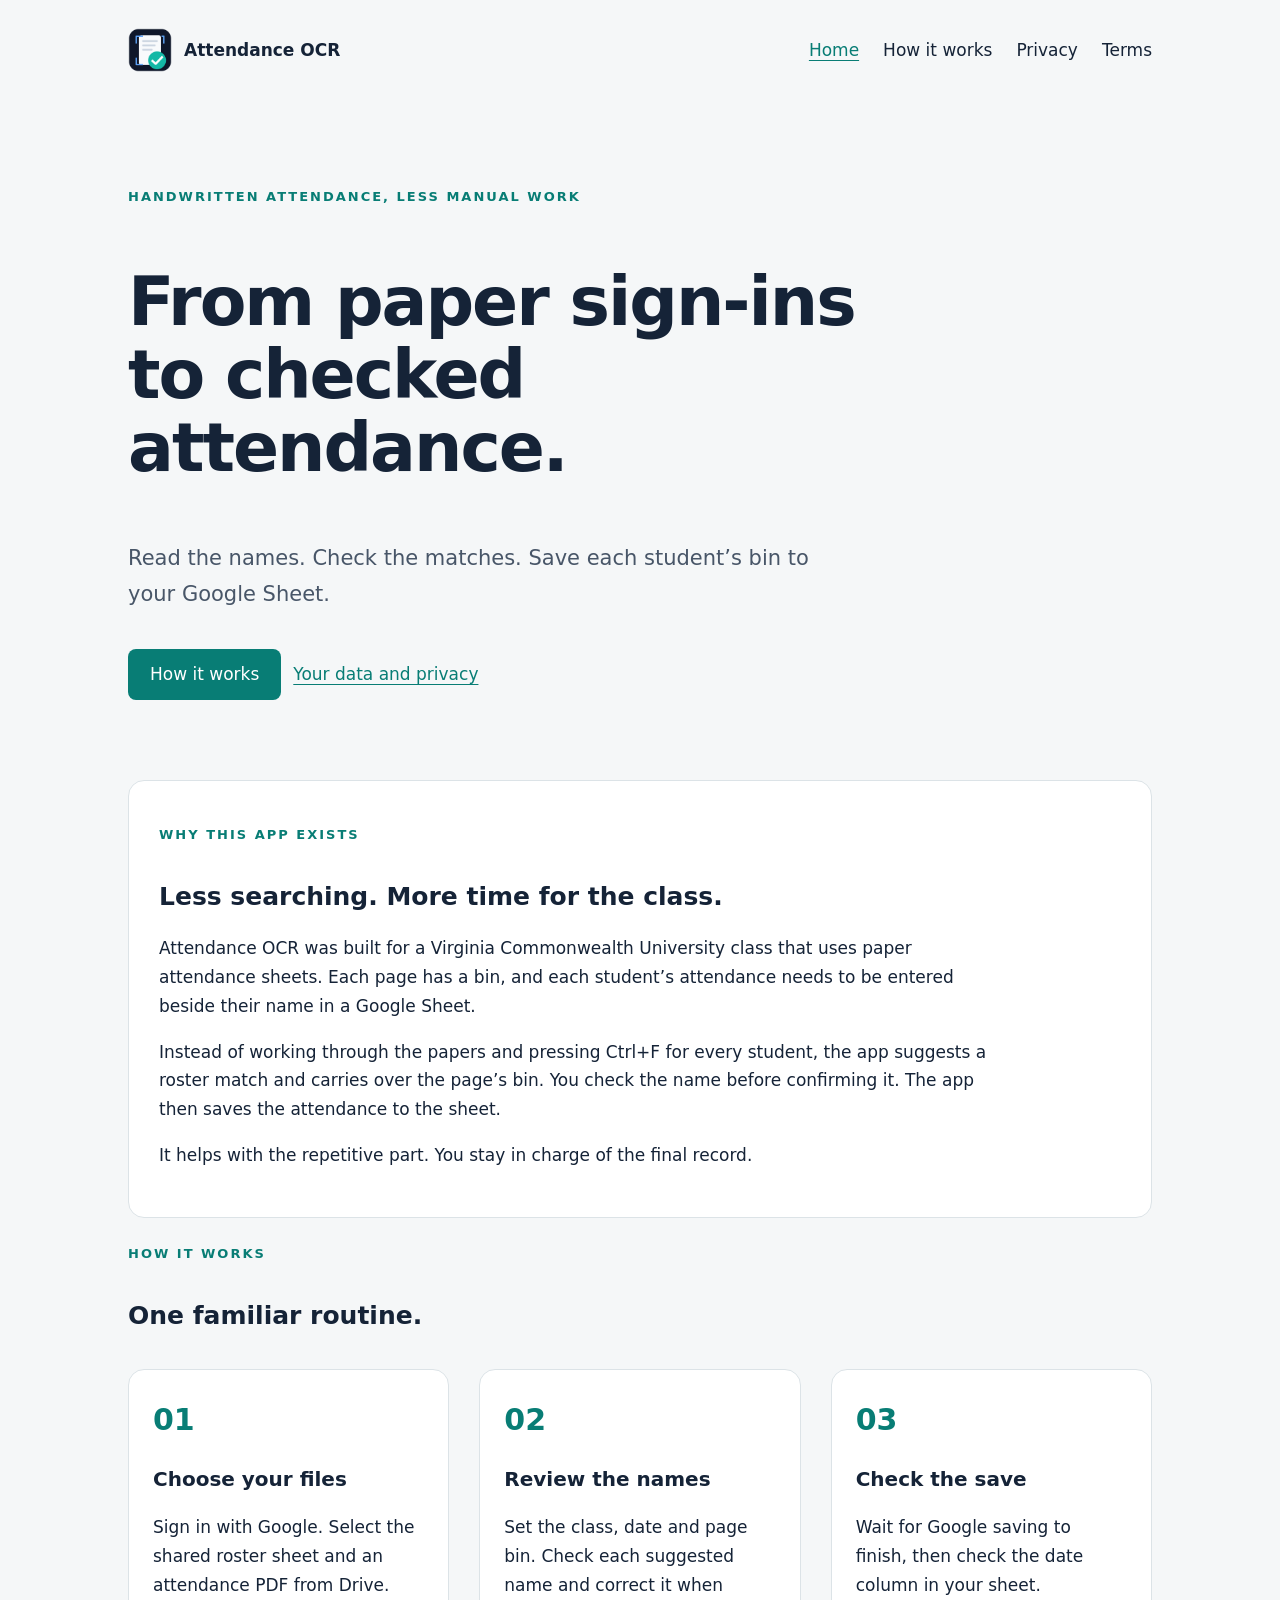
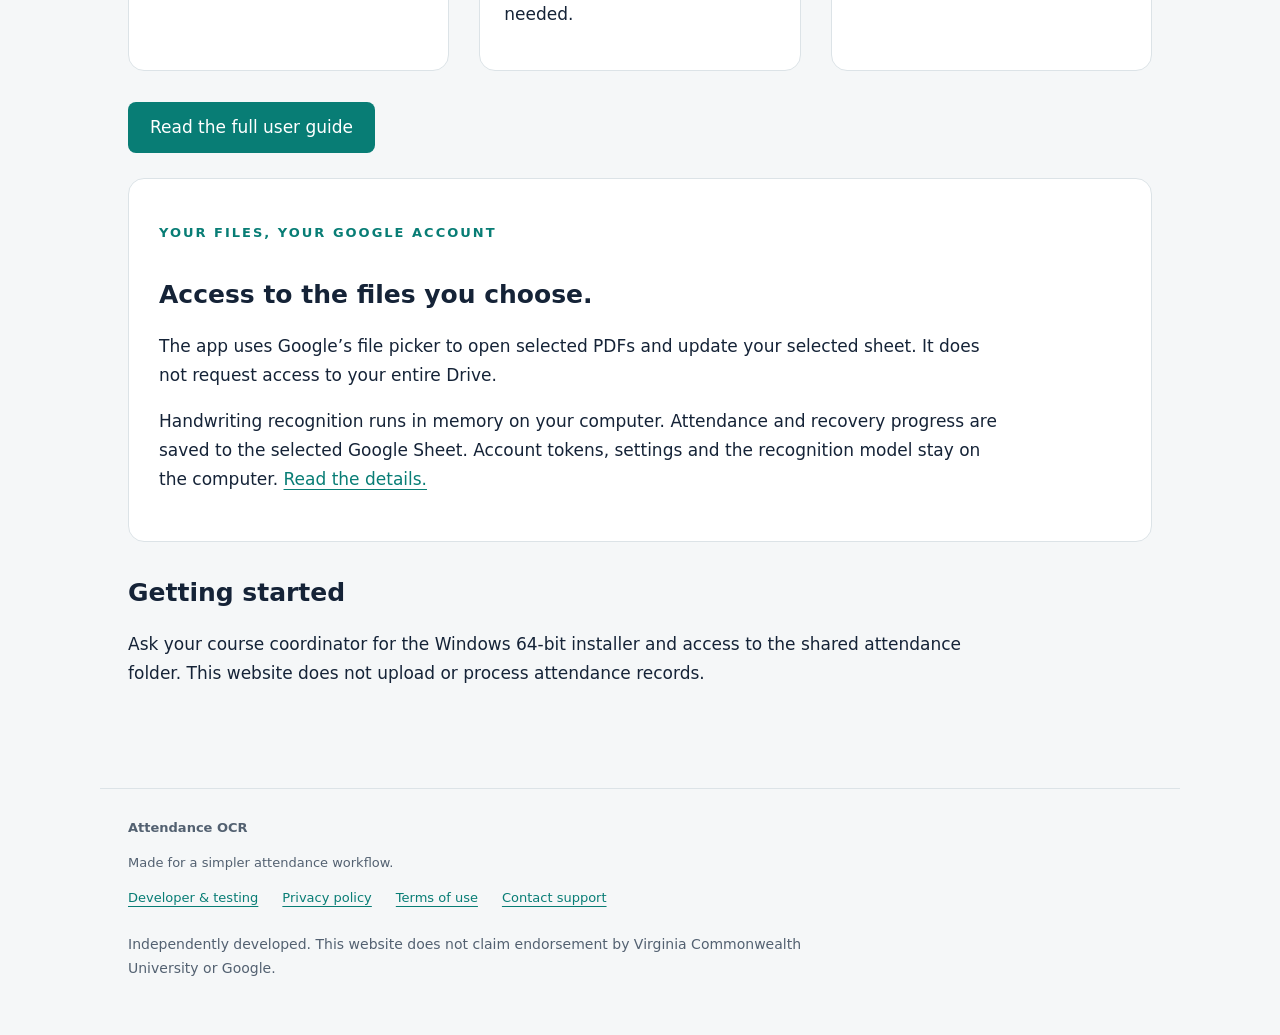
<file: index.html>
<!doctype html><html lang="en"><head><meta name="google-site-verification" content="qrbMTSMJD_DyzTIQr5AvB-LFOXIrpLO05lXXsLxBxm8" /><meta charset="utf-8"><meta name="viewport" content="width=device-width,initial-scale=1"><title>Home | Attendance OCR</title><meta name="description" content="Attendance OCR for Windows. Review handwritten attendance, match roster names and save bins to Google Sheets."><link rel="icon" href="logo.png"><link rel="stylesheet" href="style.css"></head><body><a class="skip" href="#main">Skip to content</a><header><a class="brand" href="index.html"><img src="logo.png" alt="" width="44" height="44">Attendance OCR</a><nav aria-label="Main navigation"><a href="index.html" aria-current="page">Home</a><a href="guide.html">How it works</a><a href="privacy.html">Privacy</a><a href="terms.html">Terms</a></nav></header><main id="main">
  <section class="hero"><p class="tag">Handwritten attendance, less manual work</p><h1>From paper sign-ins<br>to checked attendance.</h1><p class="lead">Read the names. Check the matches. Save each student’s bin to your Google Sheet.</p><a class="button" href="guide.html">How it works</a><a class="secondary" href="privacy.html">Your data and privacy</a></section>
<section class="panel" id="why"><p class="tag">Why this app exists</p><h2>Less searching. More time for the class.</h2><p>Attendance OCR was built for a Virginia Commonwealth University class that uses paper attendance sheets. Each page has a bin, and each student’s attendance needs to be entered beside their name in a Google Sheet.</p><p>Instead of working through the papers and pressing Ctrl+F for every student, the app suggests a roster match and carries over the page’s bin. You check the name before confirming it. The app then saves the attendance to the sheet.</p><p>It helps with the repetitive part. You stay in charge of the final record.</p></section>
<section id="how"><p class="tag">How it works</p><h2>One familiar routine.</h2><div class="steps"><article class="panel"><span class="number">01</span><h3>Choose your files</h3><p>Sign in with Google. Select the shared roster sheet and an attendance PDF from Drive.</p></article><article class="panel"><span class="number">02</span><h3>Review the names</h3><p>Set the class, date and page bin. Check each suggested name and correct it when needed.</p></article><article class="panel"><span class="number">03</span><h3>Check the save</h3><p>Wait for Google saving to finish, then check the date column in your sheet.</p></article></div><a class="button" href="guide.html">Read the full user guide</a></section>
<section class="panel"><p class="tag">Your files, your Google account</p><h2>Access to the files you choose.</h2><p>The app uses Google’s file picker to open selected PDFs and update your selected sheet. It does not request access to your entire Drive.</p><p>Handwriting recognition runs in memory on your computer. Attendance and recovery progress are saved to the selected Google Sheet. Account tokens, settings and the recognition model stay on the computer. <a href="privacy.html">Read the details.</a></p></section>
<section><h2>Getting started</h2><p>Ask your course coordinator for the Windows 64-bit installer and access to the shared attendance folder. This website does not upload or process attendance records.</p></section></main><footer><div><strong>Attendance OCR</strong><p>Made for a simpler attendance workflow.</p></div><div class="footer-links"><a href="testing.html">Developer &amp; testing</a><a href="privacy.html">Privacy policy</a><a href="terms.html">Terms of use</a><a href="mailto:saifmkhalotaibi@gmail.com">Contact support</a></div><p class="small disclaimer">Independently developed. This website does not claim endorsement by Virginia Commonwealth University or Google.</p></footer></body></html>
</file>
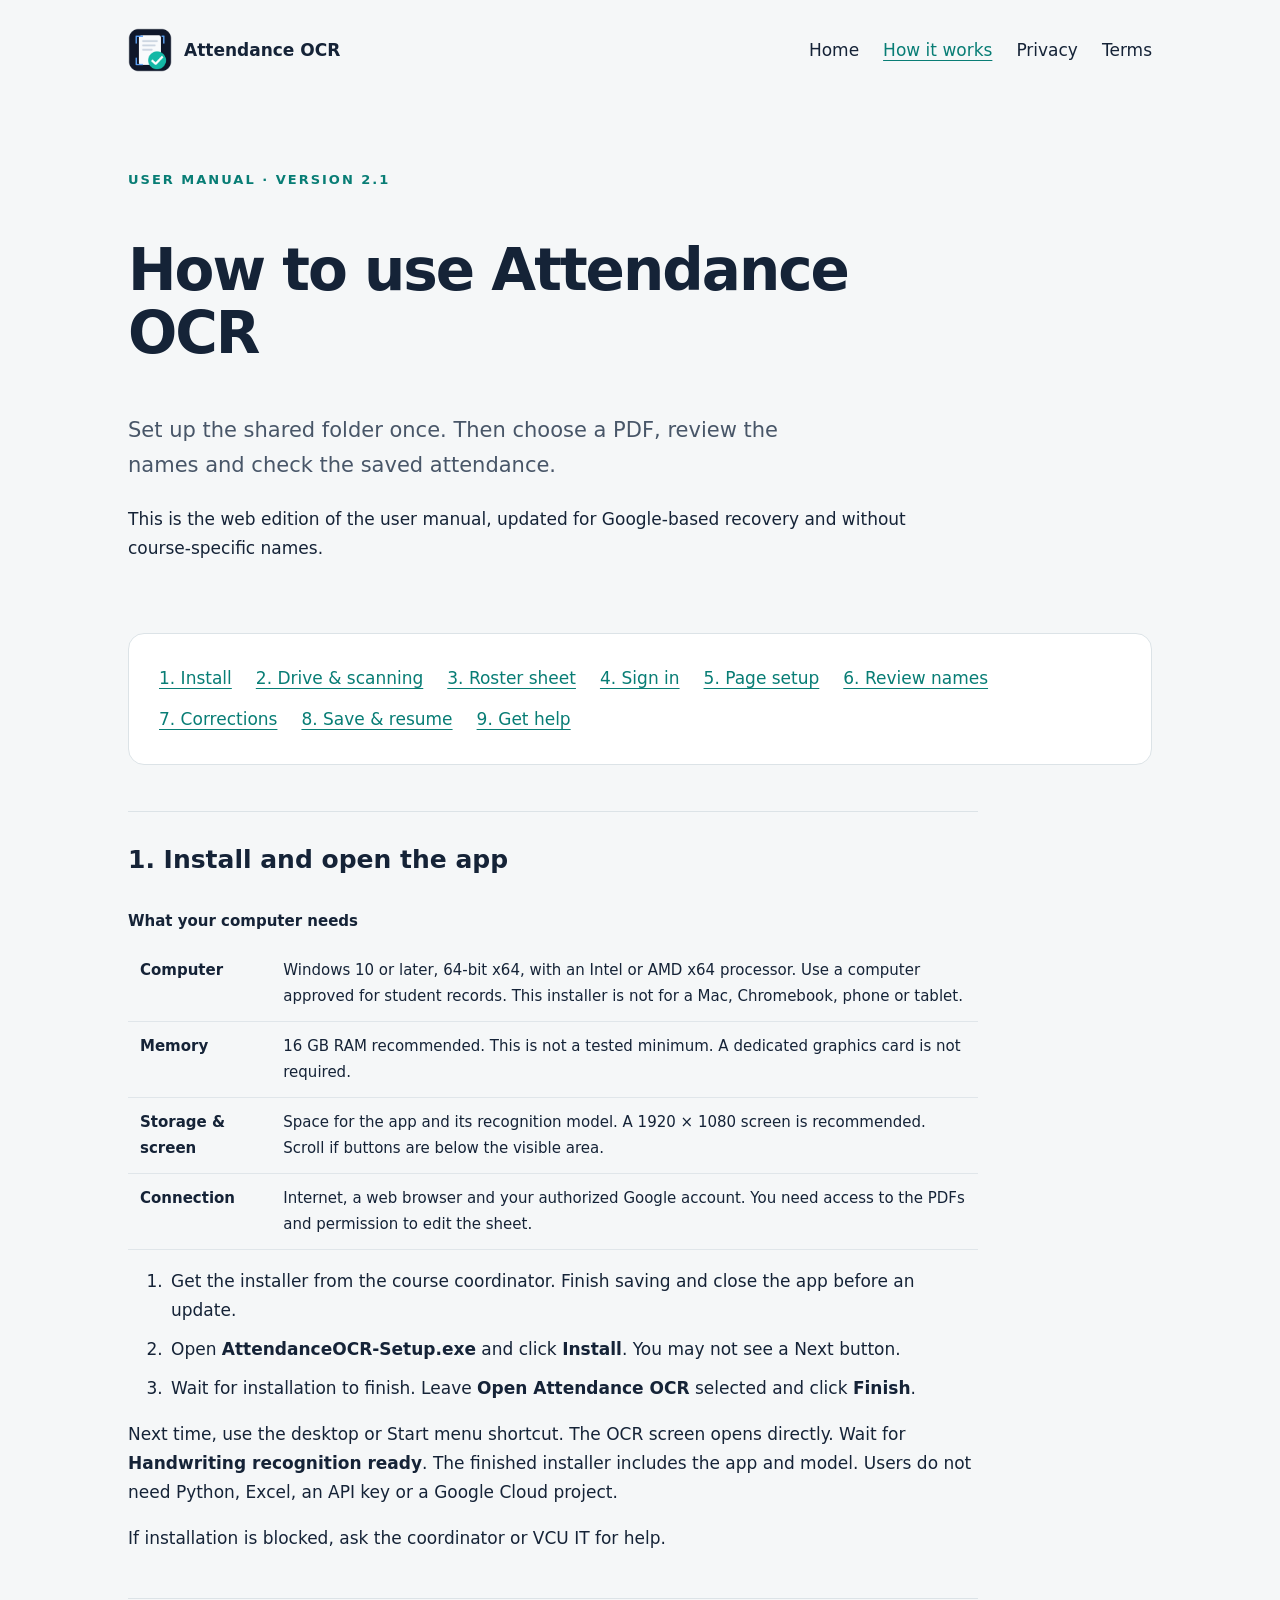
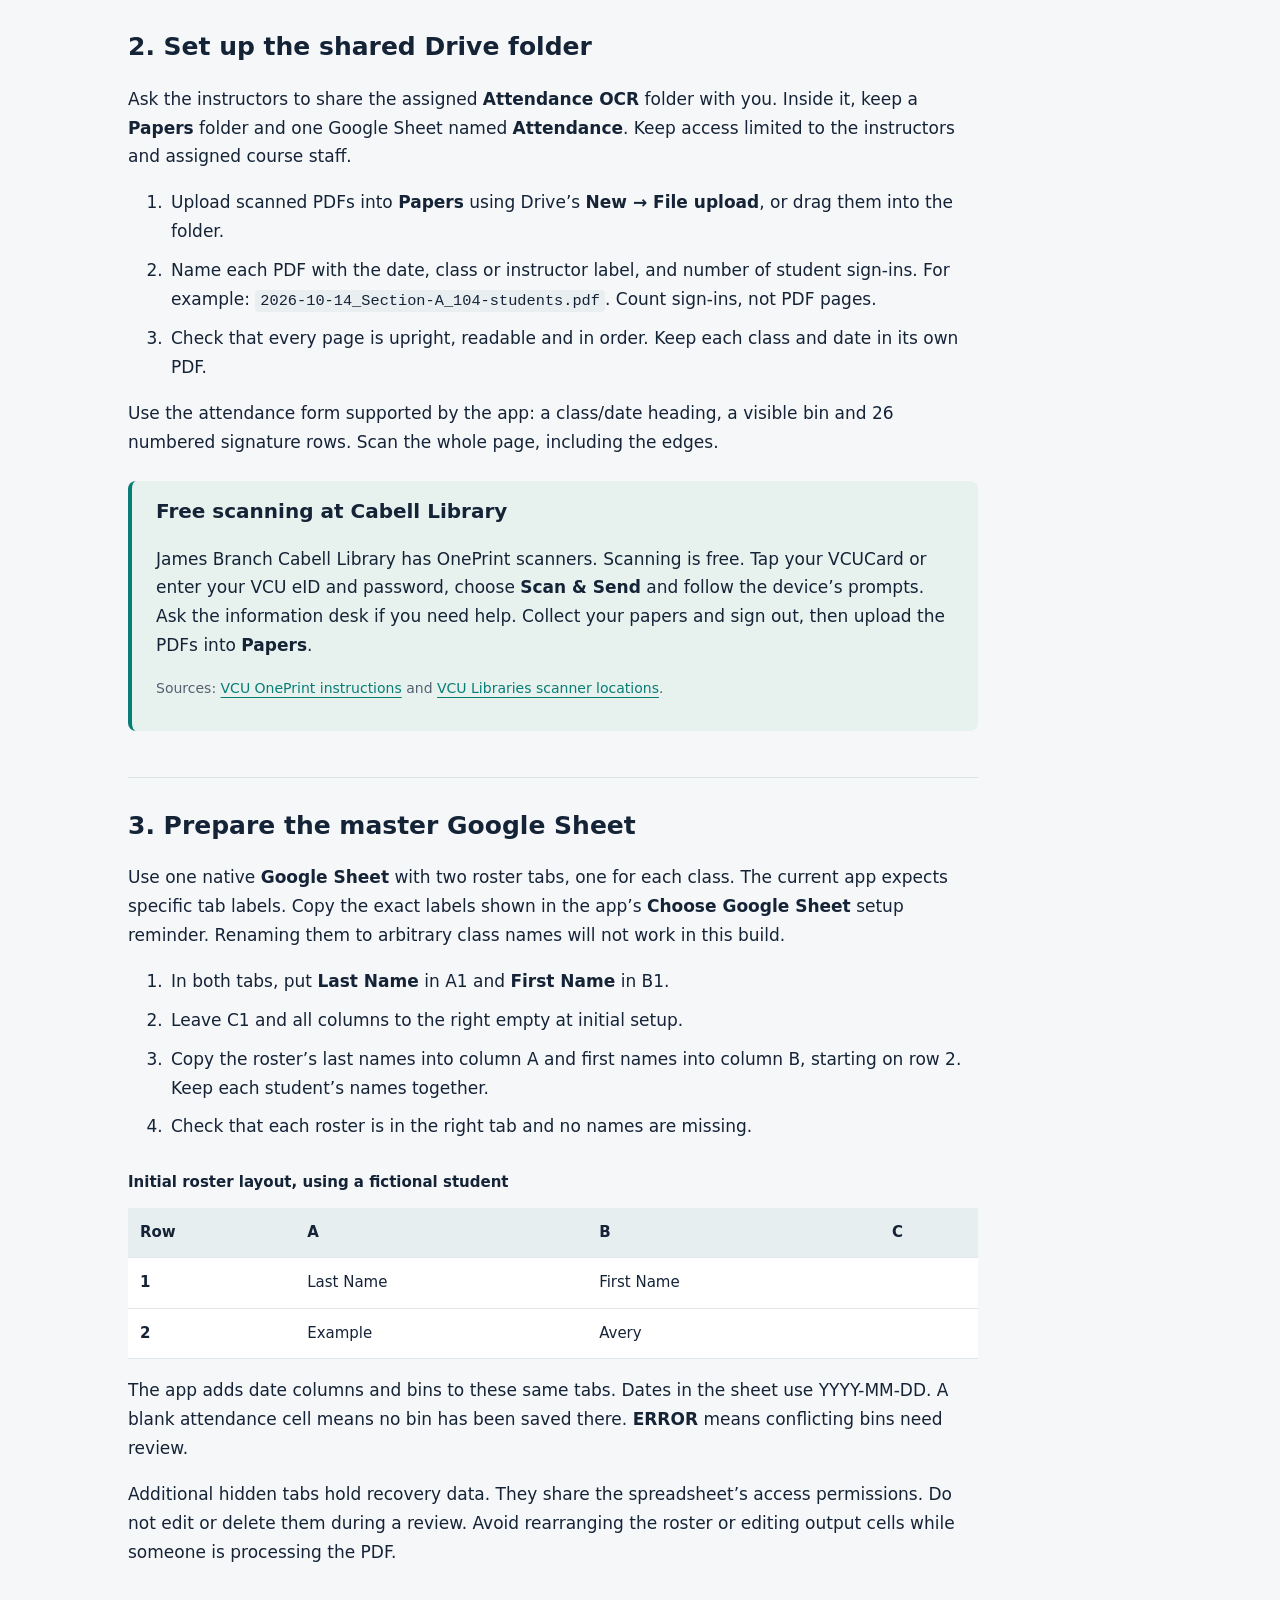
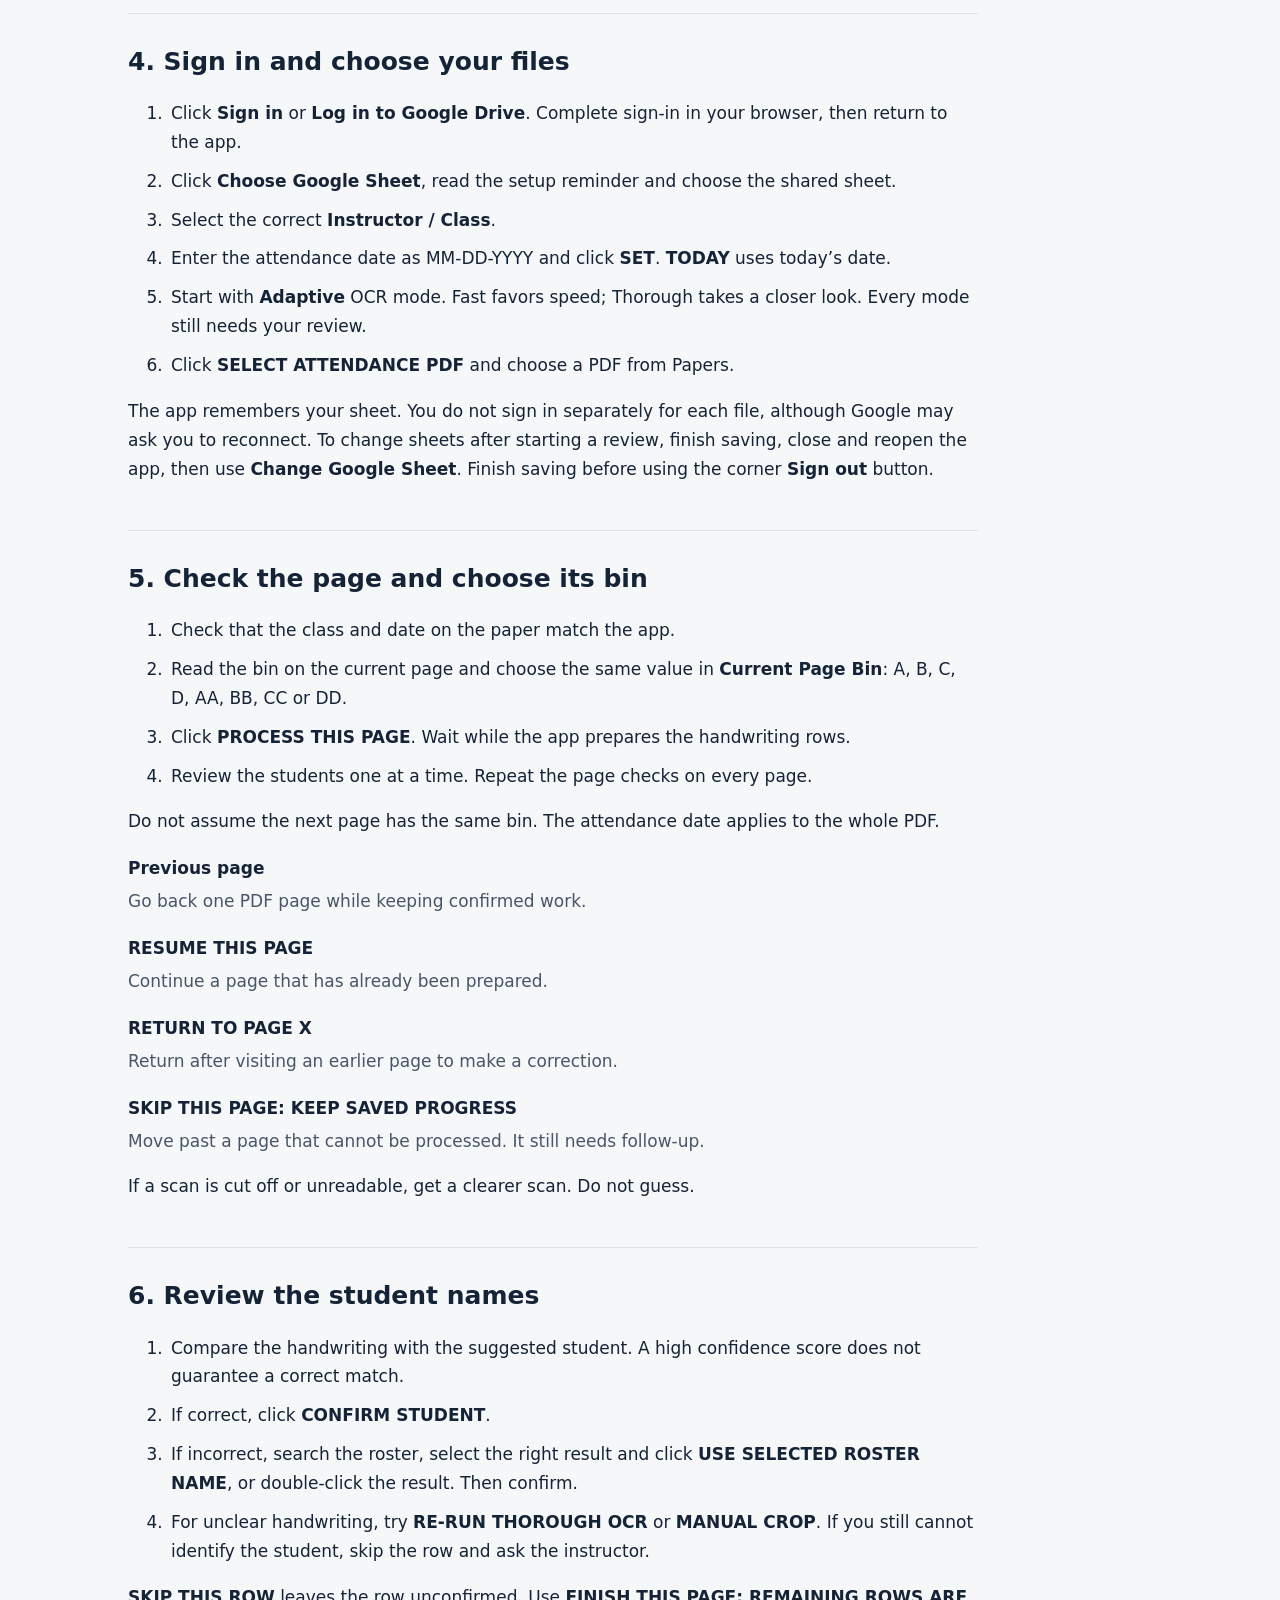
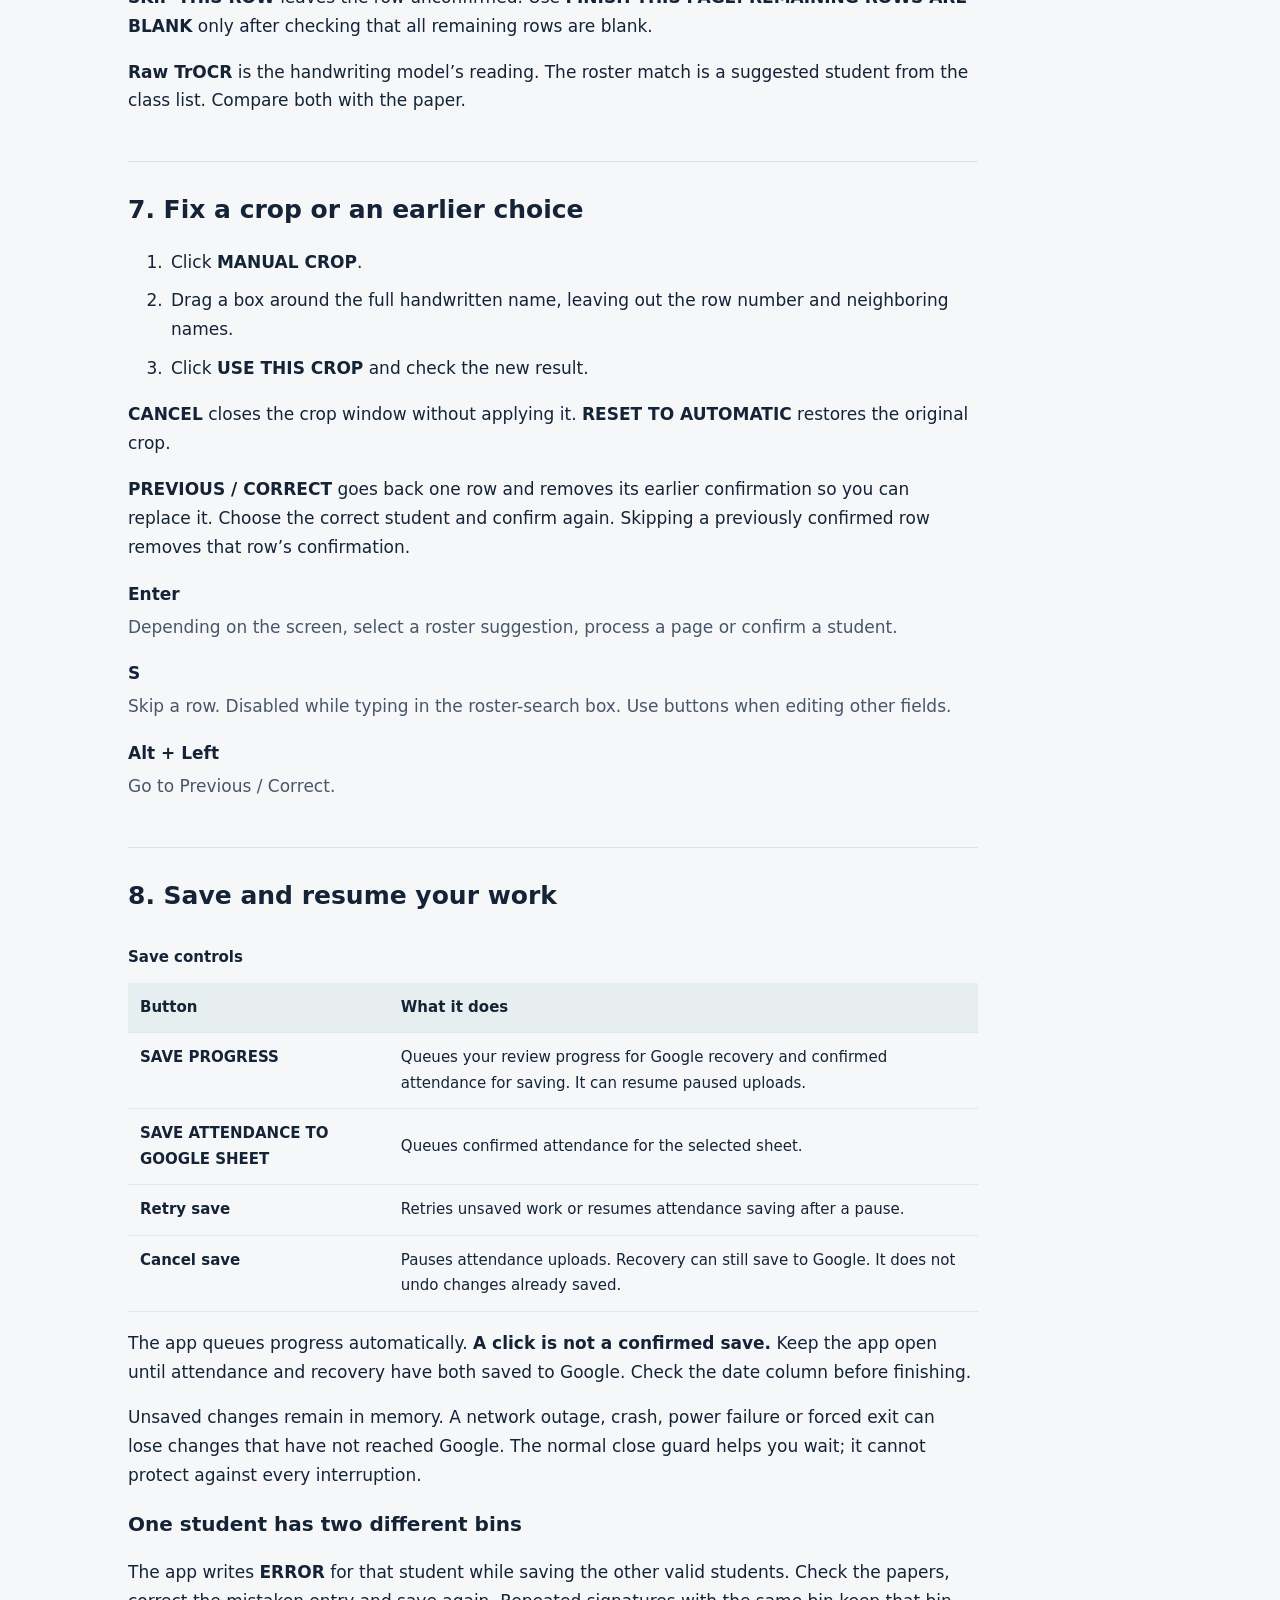
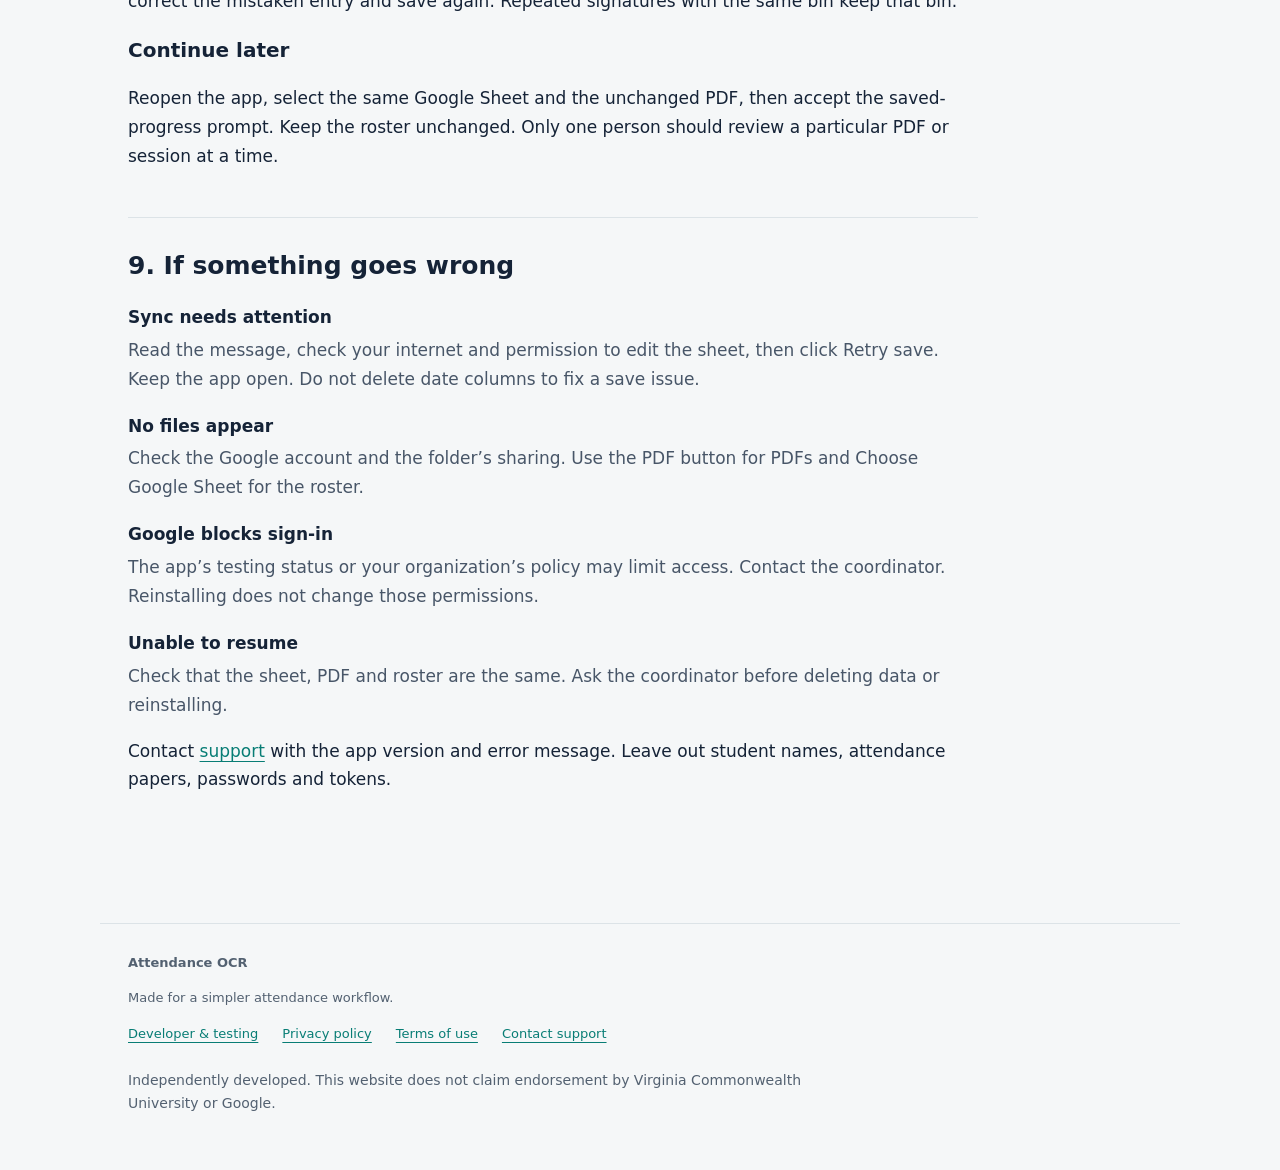
<file: guide.html>
<!doctype html><html lang="en"><head><meta charset="utf-8"><meta name="viewport" content="width=device-width,initial-scale=1"><title>How it works | Attendance OCR</title><meta name="description" content="Attendance OCR for Windows. Review handwritten attendance, match roster names and save bins to Google Sheets."><link rel="icon" href="logo.png"><link rel="stylesheet" href="style.css"></head><body><a class="skip" href="#main">Skip to content</a><header><a class="brand" href="index.html"><img src="logo.png" alt="" width="44" height="44">Attendance OCR</a><nav aria-label="Main navigation"><a href="index.html">Home</a><a href="guide.html" aria-current="page">How it works</a><a href="privacy.html">Privacy</a><a href="terms.html">Terms</a></nav></header><main id="main">
<section class="intro"><p class="tag">User manual · Version 2.1</p><h1>How to use Attendance OCR</h1><p class="lead">Set up the shared folder once. Then choose a PDF, review the names and check the saved attendance.</p><p>This is the web edition of the user manual, updated for Google-based recovery and without course-specific names.</p></section>
<nav class="contents panel" aria-label="Guide contents"><a href="#install">1. Install</a><a href="#drive">2. Drive &amp; scanning</a><a href="#sheet">3. Roster sheet</a><a href="#signin">4. Sign in</a><a href="#page">5. Page setup</a><a href="#names">6. Review names</a><a href="#correct">7. Corrections</a><a href="#save">8. Save &amp; resume</a><a href="#help">9. Get help</a></nav>
<article class="guide">
<section id="install"><h2>1. Install and open the app</h2><div class="table-wrap"><table><caption>What your computer needs</caption><tbody><tr><th scope="row">Computer</th><td>Windows 10 or later, 64-bit x64, with an Intel or AMD x64 processor. Use a computer approved for student records. This installer is not for a Mac, Chromebook, phone or tablet.</td></tr><tr><th scope="row">Memory</th><td>16 GB RAM recommended. This is not a tested minimum. A dedicated graphics card is not required.</td></tr><tr><th scope="row">Storage &amp; screen</th><td>Space for the app and its recognition model. A 1920 × 1080 screen is recommended. Scroll if buttons are below the visible area.</td></tr><tr><th scope="row">Connection</th><td>Internet, a web browser and your authorized Google account. You need access to the PDFs and permission to edit the sheet.</td></tr></tbody></table></div><ol><li>Get the installer from the course coordinator. Finish saving and close the app before an update.</li><li>Open <strong>AttendanceOCR-Setup.exe</strong> and click <strong>Install</strong>. You may not see a Next button.</li><li>Wait for installation to finish. Leave <strong>Open Attendance OCR</strong> selected and click <strong>Finish</strong>.</li></ol><p>Next time, use the desktop or Start menu shortcut. The OCR screen opens directly. Wait for <strong>Handwriting recognition ready</strong>. The finished installer includes the app and model. Users do not need Python, Excel, an API key or a Google Cloud project.</p><p>If installation is blocked, ask the coordinator or VCU IT for help.</p></section>
<section id="drive"><h2>2. Set up the shared Drive folder</h2><p>Ask the instructors to share the assigned <strong>Attendance OCR</strong> folder with you. Inside it, keep a <strong>Papers</strong> folder and one Google Sheet named <strong>Attendance</strong>. Keep access limited to the instructors and assigned course staff.</p><ol><li>Upload scanned PDFs into <strong>Papers</strong> using Drive’s <strong>New → File upload</strong>, or drag them into the folder.</li><li>Name each PDF with the date, class or instructor label, and number of student sign-ins. For example: <code>2026-10-14_Section-A_104-students.pdf</code>. Count sign-ins, not PDF pages.</li><li>Check that every page is upright, readable and in order. Keep each class and date in its own PDF.</li></ol><p>Use the attendance form supported by the app: a class/date heading, a visible bin and 26 numbered signature rows. Scan the whole page, including the edges.</p><aside class="note"><h3>Free scanning at Cabell Library</h3><p>James Branch Cabell Library has OnePrint scanners. Scanning is free. Tap your VCUCard or enter your VCU eID and password, choose <strong>Scan &amp; Send</strong> and follow the device’s prompts. Ask the information desk if you need help. Collect your papers and sign out, then upload the PDFs into <strong>Papers</strong>.</p><p class="small">Sources: <a href="https://oneprint.vcu.edu/pay/">VCU OnePrint instructions</a> and <a href="https://www.library.vcu.edu/spaces-tech/printing-and-scanning/">VCU Libraries scanner locations</a>.</p></aside></section>
<section id="sheet"><h2>3. Prepare the master Google Sheet</h2><p>Use one native <strong>Google Sheet</strong> with two roster tabs, one for each class. The current app expects specific tab labels. Copy the exact labels shown in the app’s <strong>Choose Google Sheet</strong> setup reminder. Renaming them to arbitrary class names will not work in this build.</p><ol><li>In both tabs, put <strong>Last Name</strong> in A1 and <strong>First Name</strong> in B1.</li><li>Leave C1 and all columns to the right empty at initial setup.</li><li>Copy the roster’s last names into column A and first names into column B, starting on row 2. Keep each student’s names together.</li><li>Check that each roster is in the right tab and no names are missing.</li></ol><div class="table-wrap"><table class="sheet-example"><caption>Initial roster layout, using a fictional student</caption><thead><tr><th scope="col">Row</th><th scope="col">A</th><th scope="col">B</th><th scope="col">C</th></tr></thead><tbody><tr><th scope="row">1</th><td>Last Name</td><td>First Name</td><td></td></tr><tr><th scope="row">2</th><td>Example</td><td>Avery</td><td></td></tr></tbody></table></div><p>The app adds date columns and bins to these same tabs. Dates in the sheet use YYYY-MM-DD. A blank attendance cell means no bin has been saved there. <strong>ERROR</strong> means conflicting bins need review.</p><p>Additional hidden tabs hold recovery data. They share the spreadsheet’s access permissions. Do not edit or delete them during a review. Avoid rearranging the roster or editing output cells while someone is processing the PDF.</p></section>
<section id="signin"><h2>4. Sign in and choose your files</h2><ol><li>Click <strong>Sign in</strong> or <strong>Log in to Google Drive</strong>. Complete sign-in in your browser, then return to the app.</li><li>Click <strong>Choose Google Sheet</strong>, read the setup reminder and choose the shared sheet.</li><li>Select the correct <strong>Instructor / Class</strong>.</li><li>Enter the attendance date as MM-DD-YYYY and click <strong>SET</strong>. <strong>TODAY</strong> uses today’s date.</li><li>Start with <strong>Adaptive</strong> OCR mode. Fast favors speed; Thorough takes a closer look. Every mode still needs your review.</li><li>Click <strong>SELECT ATTENDANCE PDF</strong> and choose a PDF from Papers.</li></ol><p>The app remembers your sheet. You do not sign in separately for each file, although Google may ask you to reconnect. To change sheets after starting a review, finish saving, close and reopen the app, then use <strong>Change Google Sheet</strong>. Finish saving before using the corner <strong>Sign out</strong> button.</p></section>
<section id="page"><h2>5. Check the page and choose its bin</h2><ol><li>Check that the class and date on the paper match the app.</li><li>Read the bin on the current page and choose the same value in <strong>Current Page Bin</strong>: A, B, C, D, AA, BB, CC or DD.</li><li>Click <strong>PROCESS THIS PAGE</strong>. Wait while the app prepares the handwriting rows.</li><li>Review the students one at a time. Repeat the page checks on every page.</li></ol><p>Do not assume the next page has the same bin. The attendance date applies to the whole PDF.</p><dl><dt>Previous page</dt><dd>Go back one PDF page while keeping confirmed work.</dd><dt>RESUME THIS PAGE</dt><dd>Continue a page that has already been prepared.</dd><dt>RETURN TO PAGE X</dt><dd>Return after visiting an earlier page to make a correction.</dd><dt>SKIP THIS PAGE: KEEP SAVED PROGRESS</dt><dd>Move past a page that cannot be processed. It still needs follow-up.</dd></dl><p>If a scan is cut off or unreadable, get a clearer scan. Do not guess.</p></section>
<section id="names"><h2>6. Review the student names</h2><ol><li>Compare the handwriting with the suggested student. A high confidence score does not guarantee a correct match.</li><li>If correct, click <strong>CONFIRM STUDENT</strong>.</li><li>If incorrect, search the roster, select the right result and click <strong>USE SELECTED ROSTER NAME</strong>, or double-click the result. Then confirm.</li><li>For unclear handwriting, try <strong>RE-RUN THOROUGH OCR</strong> or <strong>MANUAL CROP</strong>. If you still cannot identify the student, skip the row and ask the instructor.</li></ol><p><strong>SKIP THIS ROW</strong> leaves the row unconfirmed. Use <strong>FINISH THIS PAGE: REMAINING ROWS ARE BLANK</strong> only after checking that all remaining rows are blank.</p><p><strong>Raw TrOCR</strong> is the handwriting model’s reading. The roster match is a suggested student from the class list. Compare both with the paper.</p></section>
<section id="correct"><h2>7. Fix a crop or an earlier choice</h2><ol><li>Click <strong>MANUAL CROP</strong>.</li><li>Drag a box around the full handwritten name, leaving out the row number and neighboring names.</li><li>Click <strong>USE THIS CROP</strong> and check the new result.</li></ol><p><strong>CANCEL</strong> closes the crop window without applying it. <strong>RESET TO AUTOMATIC</strong> restores the original crop.</p><p><strong>PREVIOUS / CORRECT</strong> goes back one row and removes its earlier confirmation so you can replace it. Choose the correct student and confirm again. Skipping a previously confirmed row removes that row’s confirmation.</p><dl><dt>Enter</dt><dd>Depending on the screen, select a roster suggestion, process a page or confirm a student.</dd><dt>S</dt><dd>Skip a row. Disabled while typing in the roster-search box. Use buttons when editing other fields.</dd><dt>Alt + Left</dt><dd>Go to Previous / Correct.</dd></dl></section>
<section id="save"><h2>8. Save and resume your work</h2><div class="table-wrap"><table><caption>Save controls</caption><thead><tr><th scope="col">Button</th><th scope="col">What it does</th></tr></thead><tbody><tr><th scope="row">SAVE PROGRESS</th><td>Queues your review progress for Google recovery and confirmed attendance for saving. It can resume paused uploads.</td></tr><tr><th scope="row">SAVE ATTENDANCE TO GOOGLE SHEET</th><td>Queues confirmed attendance for the selected sheet.</td></tr><tr><th scope="row">Retry save</th><td>Retries unsaved work or resumes attendance saving after a pause.</td></tr><tr><th scope="row">Cancel save</th><td>Pauses attendance uploads. Recovery can still save to Google. It does not undo changes already saved.</td></tr></tbody></table></div><p>The app queues progress automatically. <strong>A click is not a confirmed save.</strong> Keep the app open until attendance and recovery have both saved to Google. Check the date column before finishing.</p><p>Unsaved changes remain in memory. A network outage, crash, power failure or forced exit can lose changes that have not reached Google. The normal close guard helps you wait; it cannot protect against every interruption.</p><h3>One student has two different bins</h3><p>The app writes <strong>ERROR</strong> for that student while saving the other valid students. Check the papers, correct the mistaken entry and save again. Repeated signatures with the same bin keep that bin.</p><h3>Continue later</h3><p>Reopen the app, select the same Google Sheet and the unchanged PDF, then accept the saved-progress prompt. Keep the roster unchanged. Only one person should review a particular PDF or session at a time.</p></section>
<section id="help"><h2>9. If something goes wrong</h2><dl><dt>Sync needs attention</dt><dd>Read the message, check your internet and permission to edit the sheet, then click Retry save. Keep the app open. Do not delete date columns to fix a save issue.</dd><dt>No files appear</dt><dd>Check the Google account and the folder’s sharing. Use the PDF button for PDFs and Choose Google Sheet for the roster.</dd><dt>Google blocks sign-in</dt><dd>The app’s testing status or your organization’s policy may limit access. Contact the coordinator. Reinstalling does not change those permissions.</dd><dt>Unable to resume</dt><dd>Check that the sheet, PDF and roster are the same. Ask the coordinator before deleting data or reinstalling.</dd></dl><p>Contact <a href="mailto:saifmkhalotaibi@gmail.com">support</a> with the app version and error message. Leave out student names, attendance papers, passwords and tokens.</p></section>
</article></main><footer><div><strong>Attendance OCR</strong><p>Made for a simpler attendance workflow.</p></div><div class="footer-links"><a href="testing.html">Developer &amp; testing</a><a href="privacy.html">Privacy policy</a><a href="terms.html">Terms of use</a><a href="mailto:saifmkhalotaibi@gmail.com">Contact support</a></div><p class="small disclaimer">Independently developed. This website does not claim endorsement by Virginia Commonwealth University or Google.</p></footer></body></html>
</file>
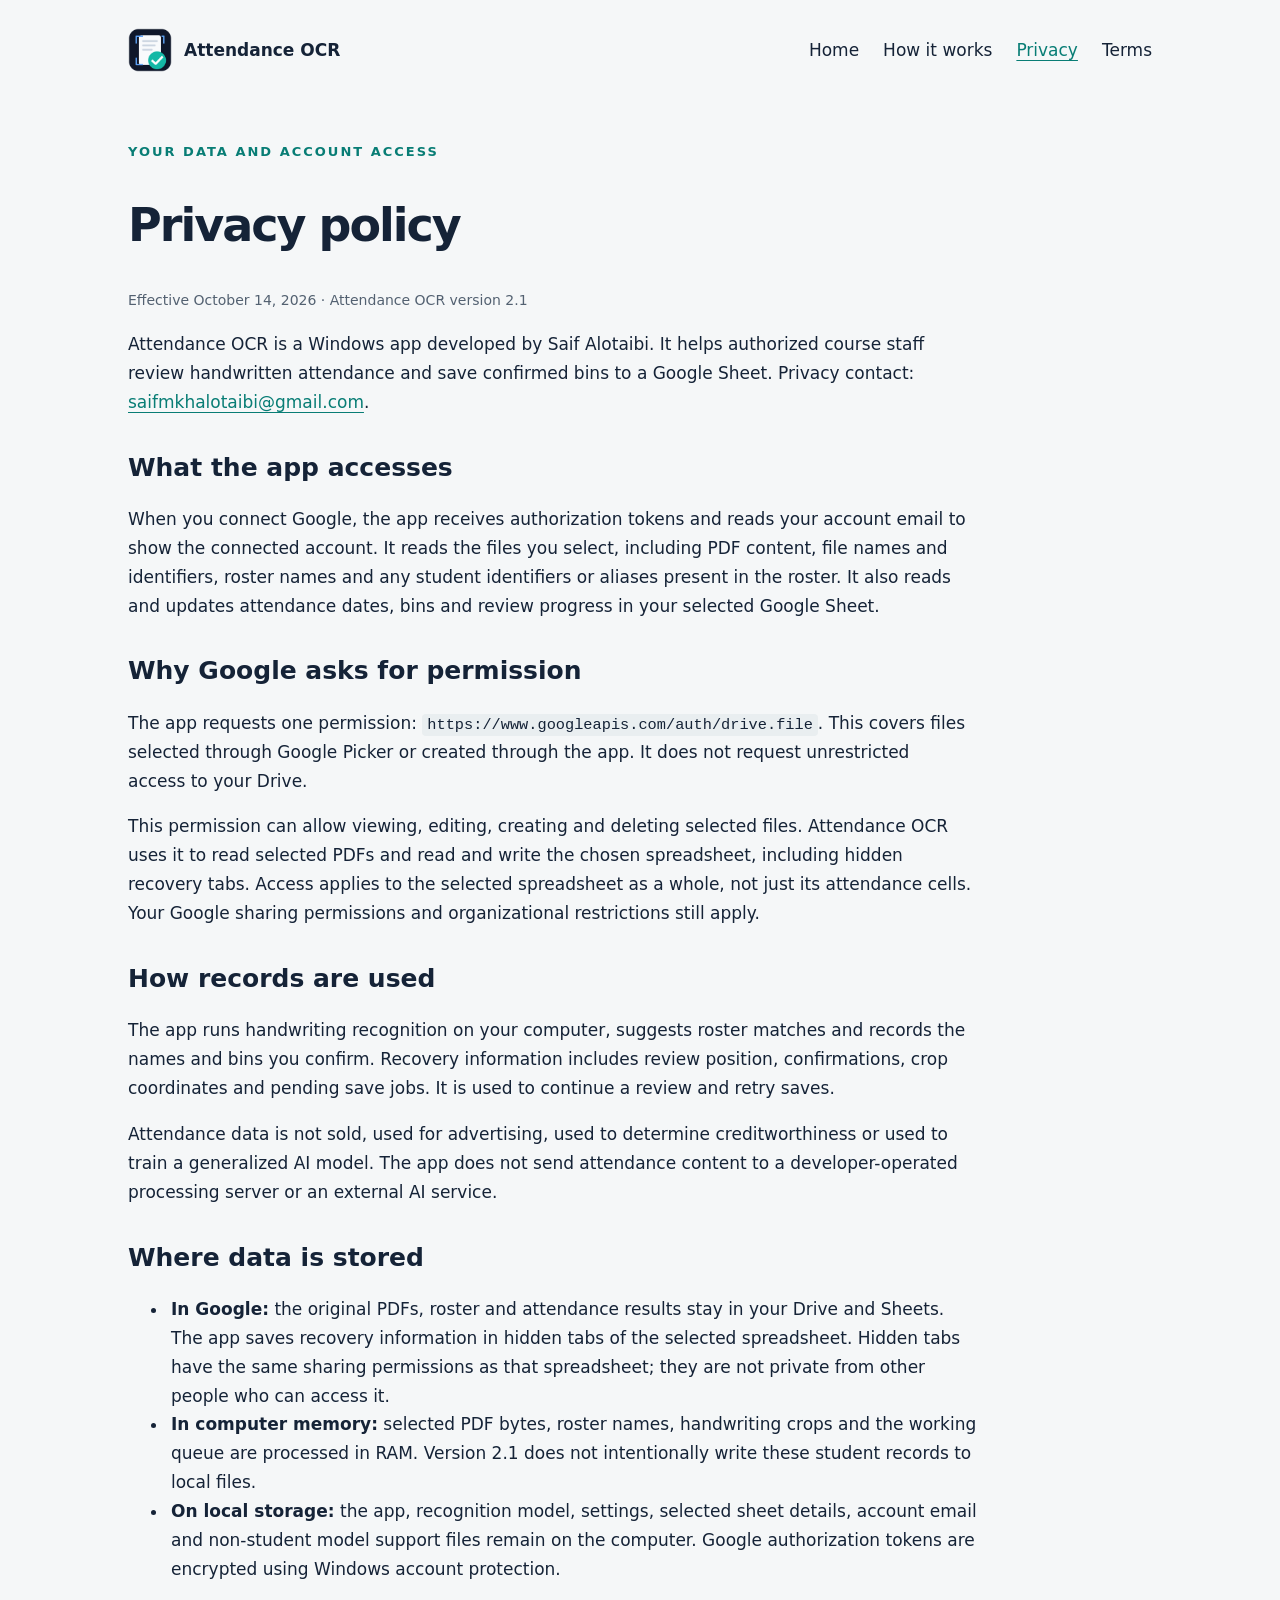
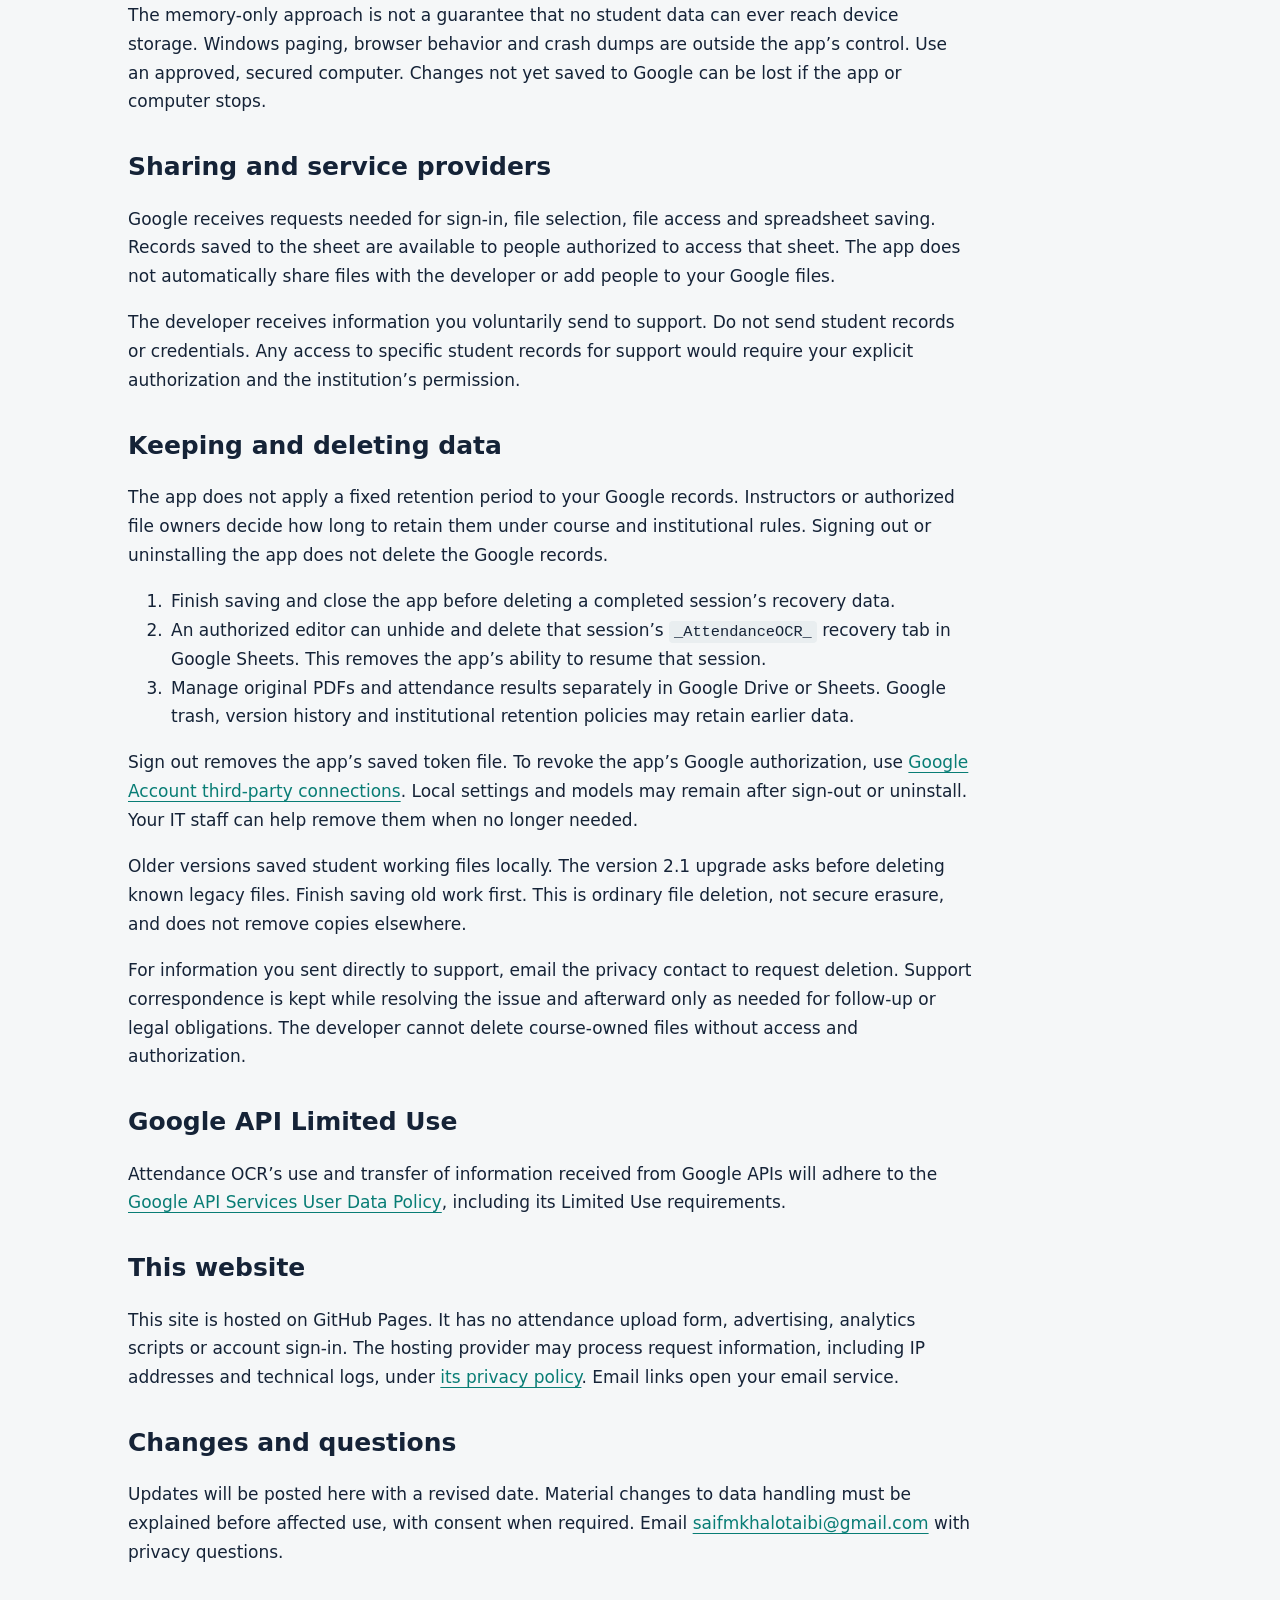
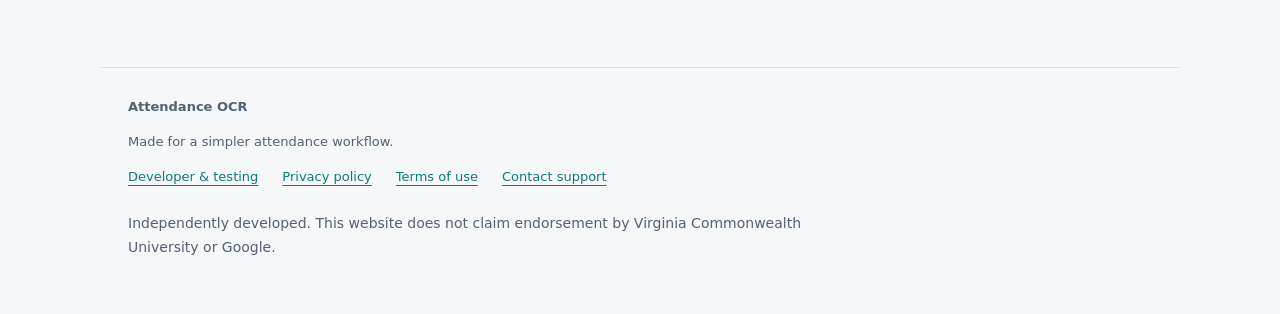
<file: privacy.html>
<!doctype html><html lang="en"><head><meta charset="utf-8"><meta name="viewport" content="width=device-width,initial-scale=1"><title>Privacy policy | Attendance OCR</title><meta name="description" content="Attendance OCR for Windows. Review handwritten attendance, match roster names and save bins to Google Sheets."><link rel="icon" href="logo.png"><link rel="stylesheet" href="style.css"></head><body><a class="skip" href="#main">Skip to content</a><header><a class="brand" href="index.html"><img src="logo.png" alt="" width="44" height="44">Attendance OCR</a><nav aria-label="Main navigation"><a href="index.html">Home</a><a href="guide.html">How it works</a><a href="privacy.html" aria-current="page">Privacy</a><a href="terms.html">Terms</a></nav></header><main id="main">
<article class="legal"><p class="tag">Your data and account access</p><h1>Privacy policy</h1><p class="small">Effective October 14, 2026 · Attendance OCR version 2.1</p><p>Attendance OCR is a Windows app developed by Saif Alotaibi. It helps authorized course staff review handwritten attendance and save confirmed bins to a Google Sheet. Privacy contact: <a href="mailto:saifmkhalotaibi@gmail.com">saifmkhalotaibi@gmail.com</a>.</p>
<h2>What the app accesses</h2><p>When you connect Google, the app receives authorization tokens and reads your account email to show the connected account. It reads the files you select, including PDF content, file names and identifiers, roster names and any student identifiers or aliases present in the roster. It also reads and updates attendance dates, bins and review progress in your selected Google Sheet.</p>
<h2>Why Google asks for permission</h2><p>The app requests one permission: <code>https://www.googleapis.com/auth/drive.file</code>. This covers files selected through Google Picker or created through the app. It does not request unrestricted access to your Drive.</p><p>This permission can allow viewing, editing, creating and deleting selected files. Attendance OCR uses it to read selected PDFs and read and write the chosen spreadsheet, including hidden recovery tabs. Access applies to the selected spreadsheet as a whole, not just its attendance cells. Your Google sharing permissions and organizational restrictions still apply.</p>
<h2>How records are used</h2><p>The app runs handwriting recognition on your computer, suggests roster matches and records the names and bins you confirm. Recovery information includes review position, confirmations, crop coordinates and pending save jobs. It is used to continue a review and retry saves.</p><p>Attendance data is not sold, used for advertising, used to determine creditworthiness or used to train a generalized AI model. The app does not send attendance content to a developer-operated processing server or an external AI service.</p>
<h2>Where data is stored</h2><ul><li><strong>In Google:</strong> the original PDFs, roster and attendance results stay in your Drive and Sheets. The app saves recovery information in hidden tabs of the selected spreadsheet. Hidden tabs have the same sharing permissions as that spreadsheet; they are not private from other people who can access it.</li><li><strong>In computer memory:</strong> selected PDF bytes, roster names, handwriting crops and the working queue are processed in RAM. Version 2.1 does not intentionally write these student records to local files.</li><li><strong>On local storage:</strong> the app, recognition model, settings, selected sheet details, account email and non-student model support files remain on the computer. Google authorization tokens are encrypted using Windows account protection.</li></ul><p>The memory-only approach is not a guarantee that no student data can ever reach device storage. Windows paging, browser behavior and crash dumps are outside the app’s control. Use an approved, secured computer. Changes not yet saved to Google can be lost if the app or computer stops.</p>
<h2>Sharing and service providers</h2><p>Google receives requests needed for sign-in, file selection, file access and spreadsheet saving. Records saved to the sheet are available to people authorized to access that sheet. The app does not automatically share files with the developer or add people to your Google files.</p><p>The developer receives information you voluntarily send to support. Do not send student records or credentials. Any access to specific student records for support would require your explicit authorization and the institution’s permission.</p>
<h2>Keeping and deleting data</h2><p>The app does not apply a fixed retention period to your Google records. Instructors or authorized file owners decide how long to retain them under course and institutional rules. Signing out or uninstalling the app does not delete the Google records.</p><ol><li>Finish saving and close the app before deleting a completed session’s recovery data.</li><li>An authorized editor can unhide and delete that session’s <code>_AttendanceOCR_</code> recovery tab in Google Sheets. This removes the app’s ability to resume that session.</li><li>Manage original PDFs and attendance results separately in Google Drive or Sheets. Google trash, version history and institutional retention policies may retain earlier data.</li></ol><p>Sign out removes the app’s saved token file. To revoke the app’s Google authorization, use <a href="https://myaccount.google.com/connections">Google Account third-party connections</a>. Local settings and models may remain after sign-out or uninstall. Your IT staff can help remove them when no longer needed.</p><p>Older versions saved student working files locally. The version 2.1 upgrade asks before deleting known legacy files. Finish saving old work first. This is ordinary file deletion, not secure erasure, and does not remove copies elsewhere.</p><p>For information you sent directly to support, email the privacy contact to request deletion. Support correspondence is kept while resolving the issue and afterward only as needed for follow-up or legal obligations. The developer cannot delete course-owned files without access and authorization.</p>
<h2>Google API Limited Use</h2><p>Attendance OCR’s use and transfer of information received from Google APIs will adhere to the <a href="https://developers.google.com/terms/api-services-user-data-policy">Google API Services User Data Policy</a>, including its Limited Use requirements.</p>
<h2>This website</h2><p>This site is hosted on GitHub Pages. It has no attendance upload form, advertising, analytics scripts or account sign-in. The hosting provider may process request information, including IP addresses and technical logs, under <a href="https://docs.github.com/en/site-policy/privacy-policies/github-general-privacy-statement">its privacy policy</a>. Email links open your email service.</p>
<h2>Changes and questions</h2><p>Updates will be posted here with a revised date. Material changes to data handling must be explained before affected use, with consent when required. Email <a href="mailto:saifmkhalotaibi@gmail.com">saifmkhalotaibi@gmail.com</a> with privacy questions.</p></article></main><footer><div><strong>Attendance OCR</strong><p>Made for a simpler attendance workflow.</p></div><div class="footer-links"><a href="testing.html">Developer &amp; testing</a><a href="privacy.html">Privacy policy</a><a href="terms.html">Terms of use</a><a href="mailto:saifmkhalotaibi@gmail.com">Contact support</a></div><p class="small disclaimer">Independently developed. This website does not claim endorsement by Virginia Commonwealth University or Google.</p></footer></body></html>
</file>
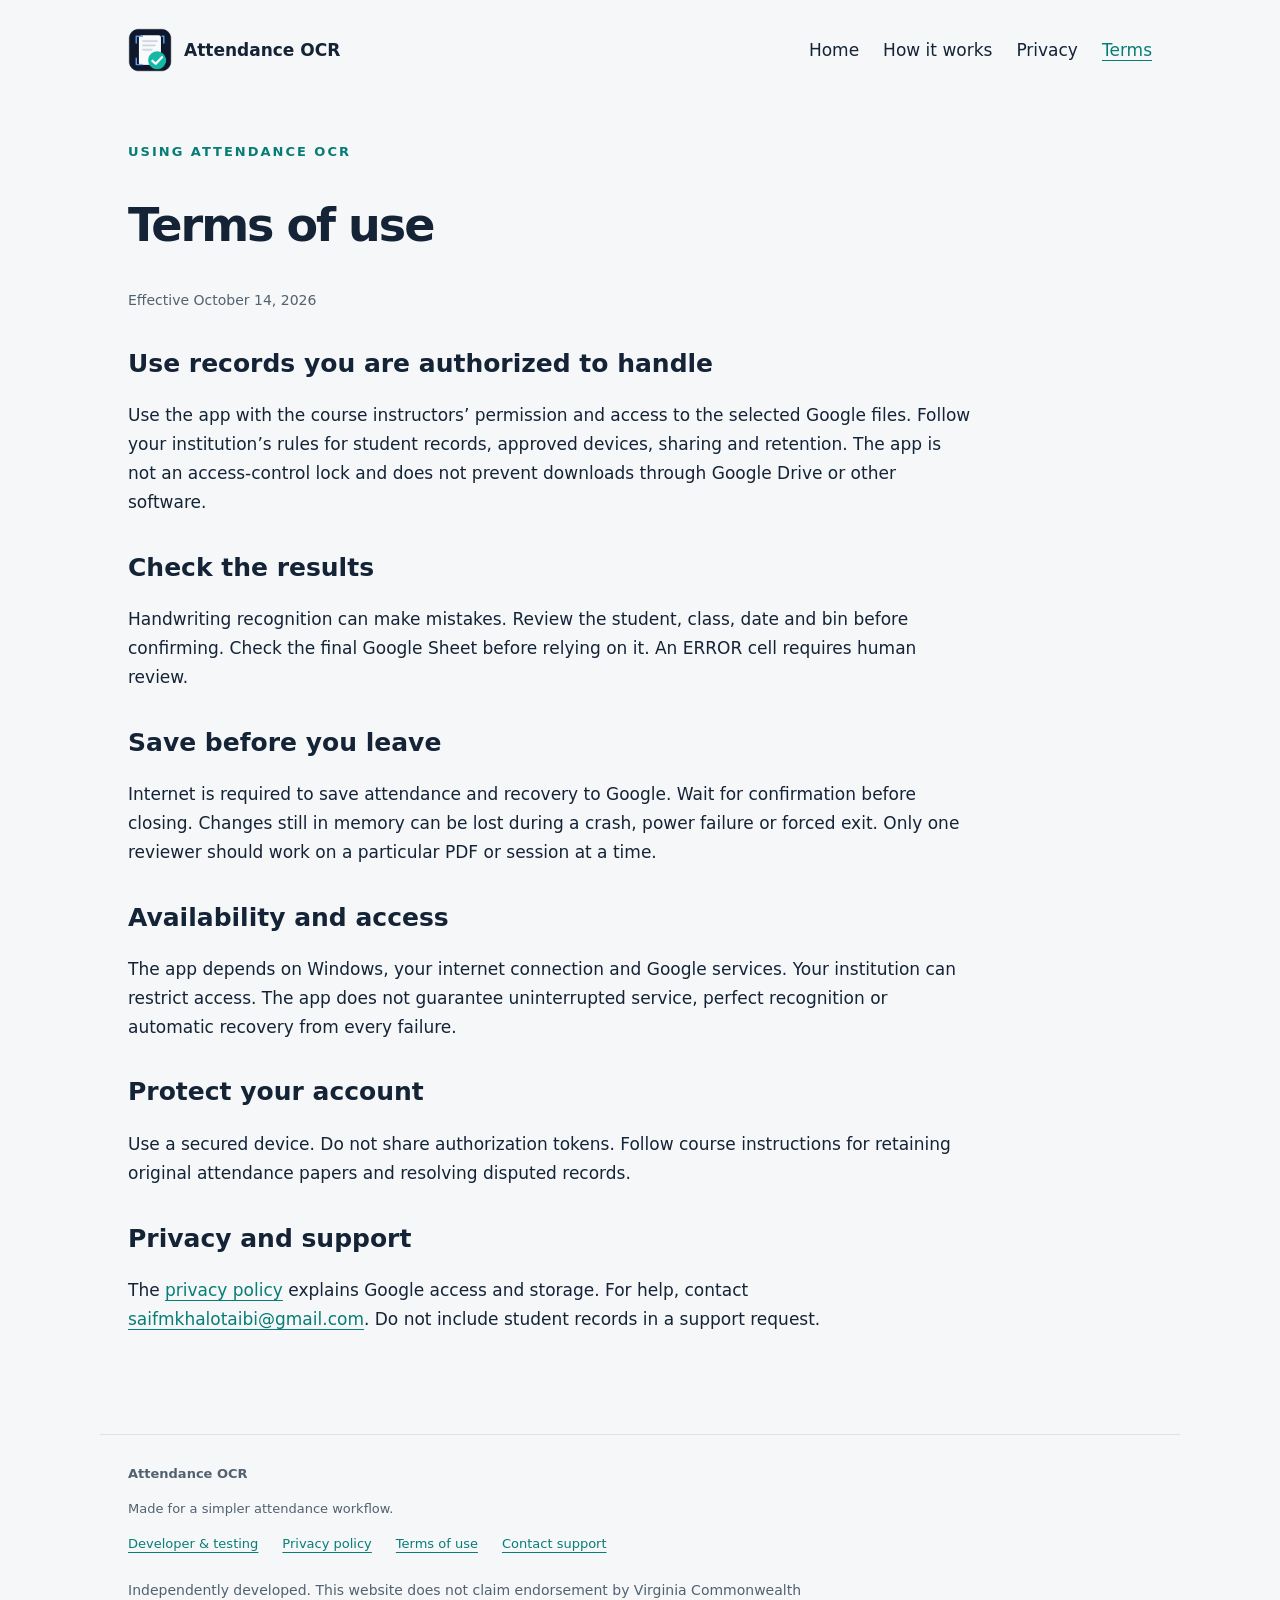
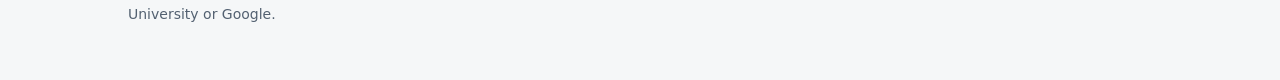
<file: terms.html>
<!doctype html><html lang="en"><head><meta charset="utf-8"><meta name="viewport" content="width=device-width,initial-scale=1"><title>Terms of use | Attendance OCR</title><meta name="description" content="Attendance OCR for Windows. Review handwritten attendance, match roster names and save bins to Google Sheets."><link rel="icon" href="logo.png"><link rel="stylesheet" href="style.css"></head><body><a class="skip" href="#main">Skip to content</a><header><a class="brand" href="index.html"><img src="logo.png" alt="" width="44" height="44">Attendance OCR</a><nav aria-label="Main navigation"><a href="index.html">Home</a><a href="guide.html">How it works</a><a href="privacy.html">Privacy</a><a href="terms.html" aria-current="page">Terms</a></nav></header><main id="main">
<article class="legal"><p class="tag">Using Attendance OCR</p><h1>Terms of use</h1><p class="small">Effective October 14, 2026</p><h2>Use records you are authorized to handle</h2><p>Use the app with the course instructors’ permission and access to the selected Google files. Follow your institution’s rules for student records, approved devices, sharing and retention. The app is not an access-control lock and does not prevent downloads through Google Drive or other software.</p><h2>Check the results</h2><p>Handwriting recognition can make mistakes. Review the student, class, date and bin before confirming. Check the final Google Sheet before relying on it. An ERROR cell requires human review.</p><h2>Save before you leave</h2><p>Internet is required to save attendance and recovery to Google. Wait for confirmation before closing. Changes still in memory can be lost during a crash, power failure or forced exit. Only one reviewer should work on a particular PDF or session at a time.</p><h2>Availability and access</h2><p>The app depends on Windows, your internet connection and Google services. Your institution can restrict access. The app does not guarantee uninterrupted service, perfect recognition or automatic recovery from every failure.</p><h2>Protect your account</h2><p>Use a secured device. Do not share authorization tokens. Follow course instructions for retaining original attendance papers and resolving disputed records.</p><h2>Privacy and support</h2><p>The <a href="privacy.html">privacy policy</a> explains Google access and storage. For help, contact <a href="mailto:saifmkhalotaibi@gmail.com">saifmkhalotaibi@gmail.com</a>. Do not include student records in a support request.</p></article></main><footer><div><strong>Attendance OCR</strong><p>Made for a simpler attendance workflow.</p></div><div class="footer-links"><a href="testing.html">Developer &amp; testing</a><a href="privacy.html">Privacy policy</a><a href="terms.html">Terms of use</a><a href="mailto:saifmkhalotaibi@gmail.com">Contact support</a></div><p class="small disclaimer">Independently developed. This website does not claim endorsement by Virginia Commonwealth University or Google.</p></footer></body></html>
</file>
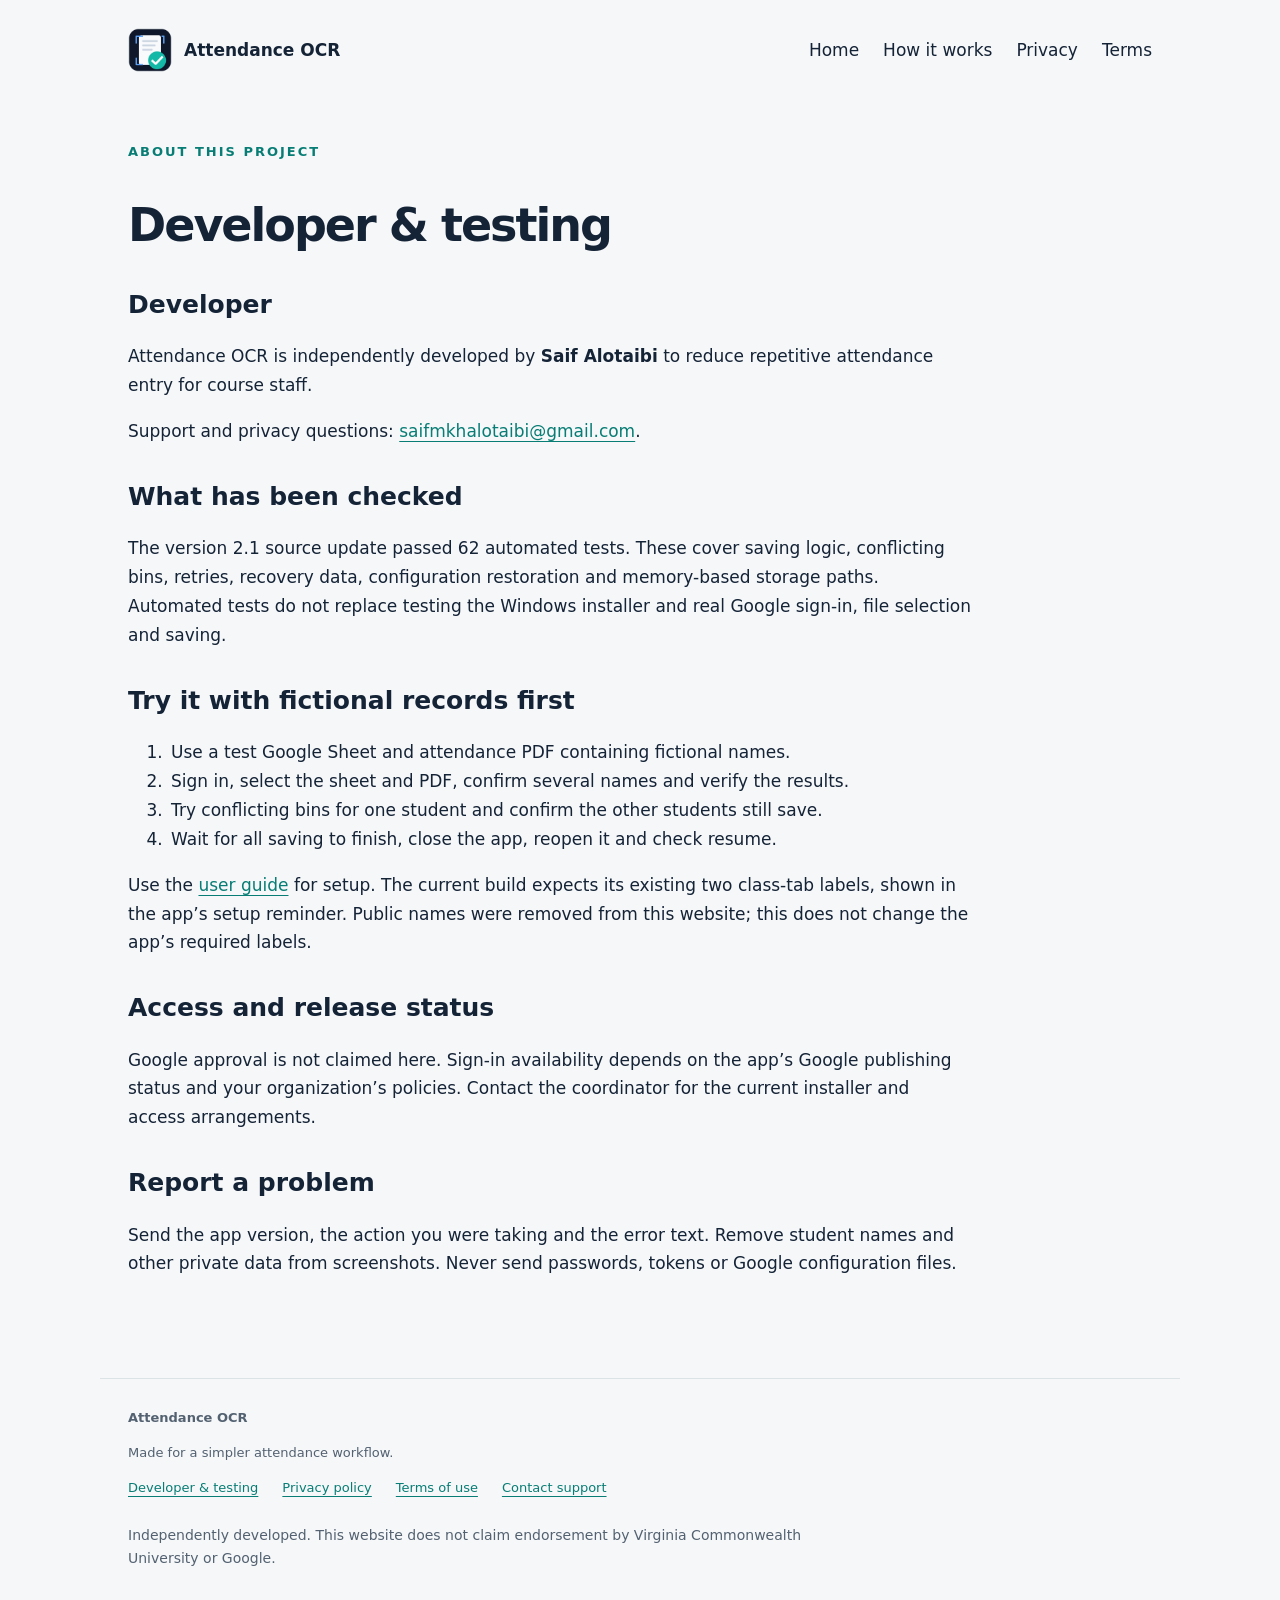
<file: testing.html>
<!doctype html><html lang="en"><head><meta charset="utf-8"><meta name="viewport" content="width=device-width,initial-scale=1"><title>Developer and testing | Attendance OCR</title><meta name="description" content="Attendance OCR for Windows. Review handwritten attendance, match roster names and save bins to Google Sheets."><link rel="icon" href="logo.png"><link rel="stylesheet" href="style.css"></head><body><a class="skip" href="#main">Skip to content</a><header><a class="brand" href="index.html"><img src="logo.png" alt="" width="44" height="44">Attendance OCR</a><nav aria-label="Main navigation"><a href="index.html">Home</a><a href="guide.html">How it works</a><a href="privacy.html">Privacy</a><a href="terms.html">Terms</a></nav></header><main id="main">
<article class="legal"><p class="tag">About this project</p><h1>Developer &amp; testing</h1><h2>Developer</h2><p>Attendance OCR is independently developed by <strong>Saif Alotaibi</strong> to reduce repetitive attendance entry for course staff.</p><p>Support and privacy questions: <a href="mailto:saifmkhalotaibi@gmail.com">saifmkhalotaibi@gmail.com</a>.</p><h2>What has been checked</h2><p>The version 2.1 source update passed 62 automated tests. These cover saving logic, conflicting bins, retries, recovery data, configuration restoration and memory-based storage paths. Automated tests do not replace testing the Windows installer and real Google sign-in, file selection and saving.</p><h2>Try it with fictional records first</h2><ol><li>Use a test Google Sheet and attendance PDF containing fictional names.</li><li>Sign in, select the sheet and PDF, confirm several names and verify the results.</li><li>Try conflicting bins for one student and confirm the other students still save.</li><li>Wait for all saving to finish, close the app, reopen it and check resume.</li></ol><p>Use the <a href="guide.html">user guide</a> for setup. The current build expects its existing two class-tab labels, shown in the app’s setup reminder. Public names were removed from this website; this does not change the app’s required labels.</p><h2>Access and release status</h2><p>Google approval is not claimed here. Sign-in availability depends on the app’s Google publishing status and your organization’s policies. Contact the coordinator for the current installer and access arrangements.</p><h2>Report a problem</h2><p>Send the app version, the action you were taking and the error text. Remove student names and other private data from screenshots. Never send passwords, tokens or Google configuration files.</p></article></main><footer><div><strong>Attendance OCR</strong><p>Made for a simpler attendance workflow.</p></div><div class="footer-links"><a href="testing.html">Developer &amp; testing</a><a href="privacy.html">Privacy policy</a><a href="terms.html">Terms of use</a><a href="mailto:saifmkhalotaibi@gmail.com">Contact support</a></div><p class="small disclaimer">Independently developed. This website does not claim endorsement by Virginia Commonwealth University or Google.</p></footer></body></html>
</file>
<file: style.css>
*{box-sizing:border-box}body{margin:0;background:#f5f7f8;color:#152337;font:17px/1.7 system-ui,sans-serif}a{color:#087d75;text-underline-offset:4px}header,main,footer{max-width:1080px;margin:auto;padding:28px}header{display:flex;align-items:center;justify-content:space-between;gap:20px}nav{display:flex;gap:24px}header a{text-decoration:none;color:inherit} .brand{display:flex;align-items:center;gap:12px;font-weight:750} .brand img{width:44px}h1{font-size:clamp(38px,6vw,68px);line-height:1.08;letter-spacing:-2px;max-width:760px}h2{font-size:25px;line-height:1.3;margin-top:35px}.tag{color:#087d75;font-size:13px;font-weight:750;letter-spacing:2px;text-transform:uppercase}.hero{padding:45px 0 55px}.lead{font-size:21px;max-width:690px;color:#485668}.button{display:inline-block;background:#087d75;color:white;padding:11px 22px;border-radius:8px;text-decoration:none;margin:15px 12px 0 0}.panel{background:white;border:1px solid #dce3e7;border-radius:16px;padding:30px;margin:25px 0}.steps{display:grid;grid-template-columns:repeat(3,1fr);gap:30px}.number{color:#087d75;font-size:30px;font-weight:700}.legal{max-width:800px}.legal h1{font-size:46px}.example{border-collapse:collapse;width:100%;font-size:15px}td,th{text-align:left;padding:12px;border-bottom:1px solid #e0e6ea}footer{font-size:13px;color:#536171;border-top:1px solid #dce3e7;margin-top:55px;padding-bottom:40px}.small{font-size:14px;color:#536171}@media(max-width:650px){header{align-items:flex-start;flex-direction:column}nav{gap:20px}.steps{grid-template-columns:1fr}header,main,footer{padding:20px}.panel{padding:20px}}
html{scroll-behavior:smooth;scroll-padding-top:24px}nav{flex-wrap:wrap;gap:12px 24px}nav a[aria-current=page]{color:#087d75;text-decoration:underline}h3{font-size:20px;line-height:1.4}p{max-width:78ch}.steps .panel{margin:16px 0;padding:24px}.intro{padding:28px 0}.intro h1{font-size:clamp(36px,5vw,58px)}.contents{display:flex;flex-wrap:wrap;gap:12px 24px}.guide{max-width:850px}.guide section{margin:46px 0;padding-top:6px;border-top:1px solid #dce3e7}.guide li{margin:10px 0}.guide h2{margin-top:26px}.table-wrap{overflow-x:auto}table{width:100%;border-collapse:collapse;font-size:15px}caption{text-align:left;font-weight:700;padding:12px 0}th{vertical-align:top}thead{background:#e7eeef}.sheet-example{background:white}code{overflow-wrap:anywhere;font-size:.9em;background:#e9eef0;padding:2px 5px;border-radius:4px}dt{font-weight:700;margin-top:18px}dd{margin:4px 0 12px;color:#485668}.note{background:#e7f2ef;border-left:4px solid #087d75;border-radius:8px;padding:16px 24px;margin:24px 0}.note h3{margin-top:0}.footer-links{display:flex;flex-wrap:wrap;gap:12px 24px}.disclaimer{margin-top:24px}.secondary{display:inline-block}.skip{position:absolute;top:-100px;left:12px;background:#fff;padding:12px;z-index:5}.skip:focus{top:8px}:focus-visible{outline:3px solid #a65d00;outline-offset:4px}.legal{max-width:850px}.legal h1{font-size:clamp(36px,5vw,46px)}li{padding-left:3px}@media(max-width:650px){.hero{padding:20px 0 30px}h1{letter-spacing:-1px}table{font-size:14px}.footer-links{flex-direction:column}}@media(prefers-reduced-motion:reduce){html{scroll-behavior:auto}}@media print{header,footer,.contents,.skip{display:none}body{background:white;font-size:11pt}main{padding:0}h1{font-size:28pt}.guide section{break-inside:auto}a{color:inherit}}
</file>
